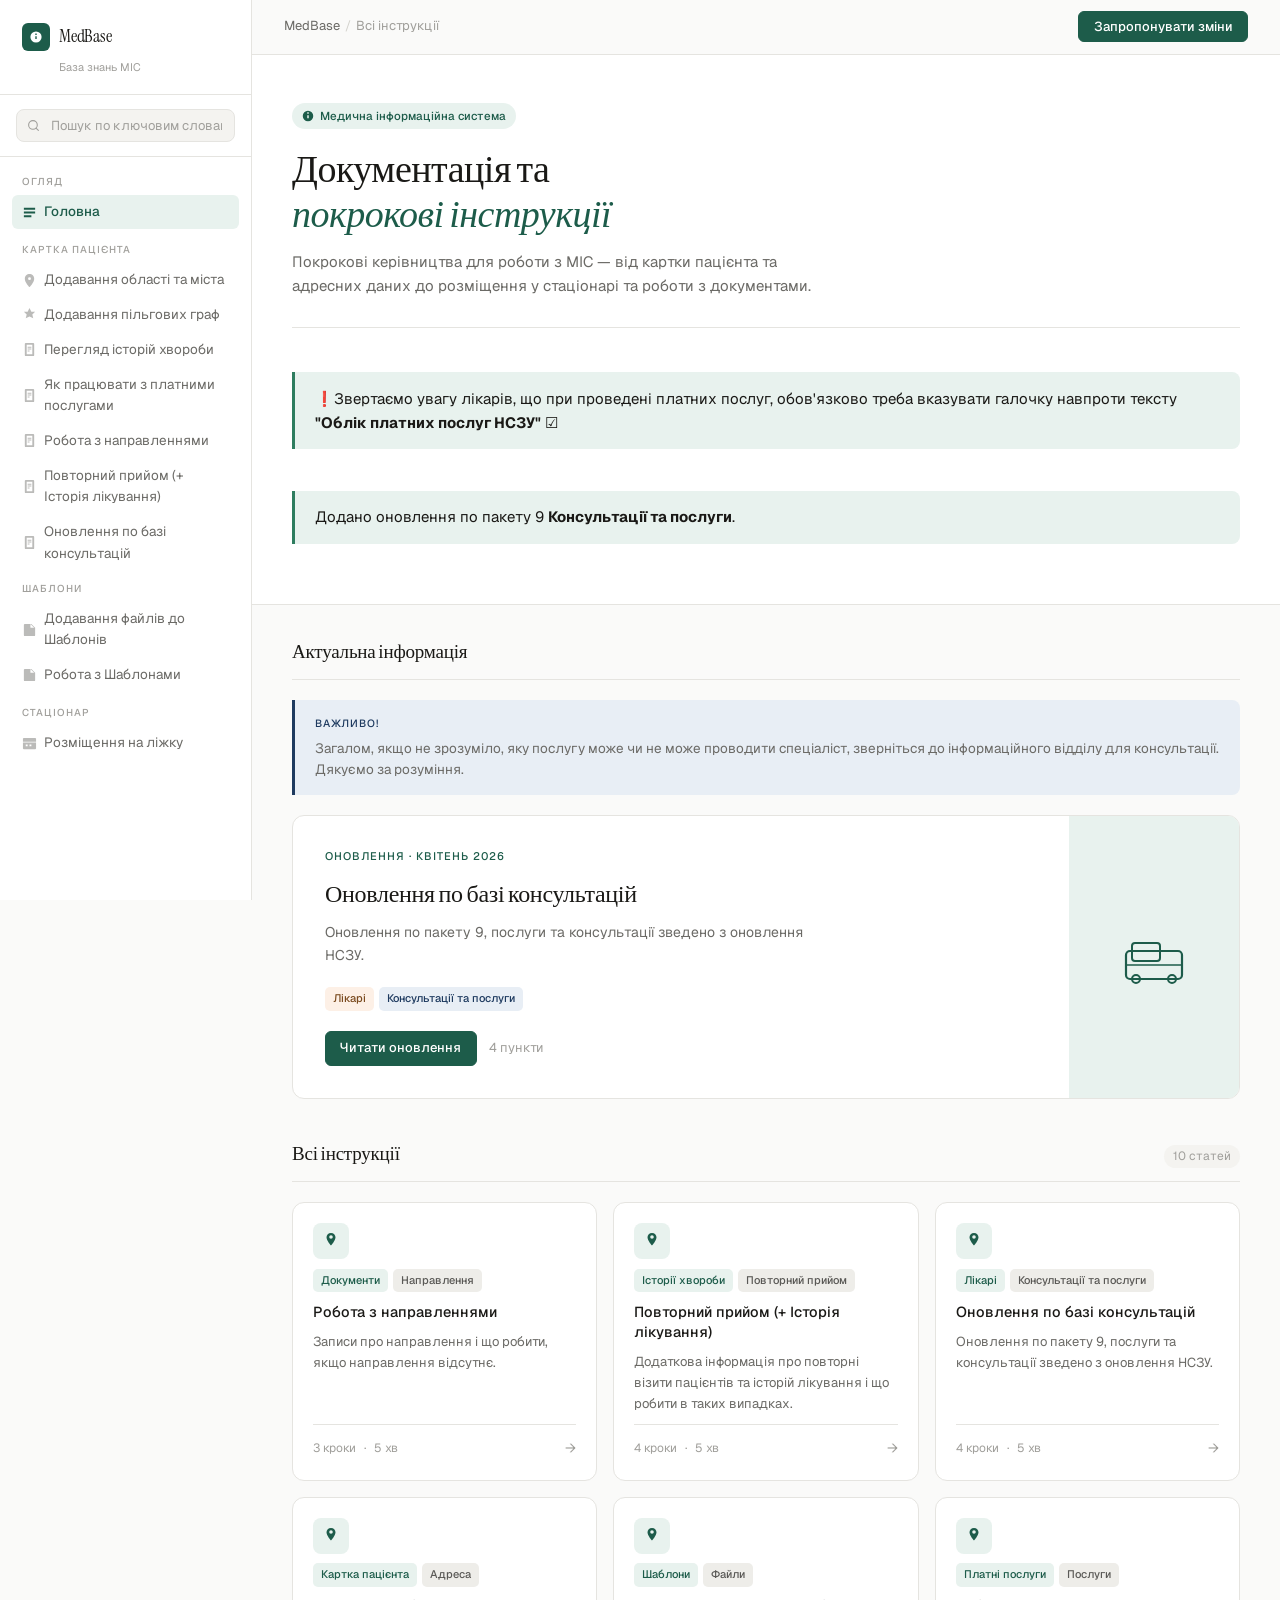
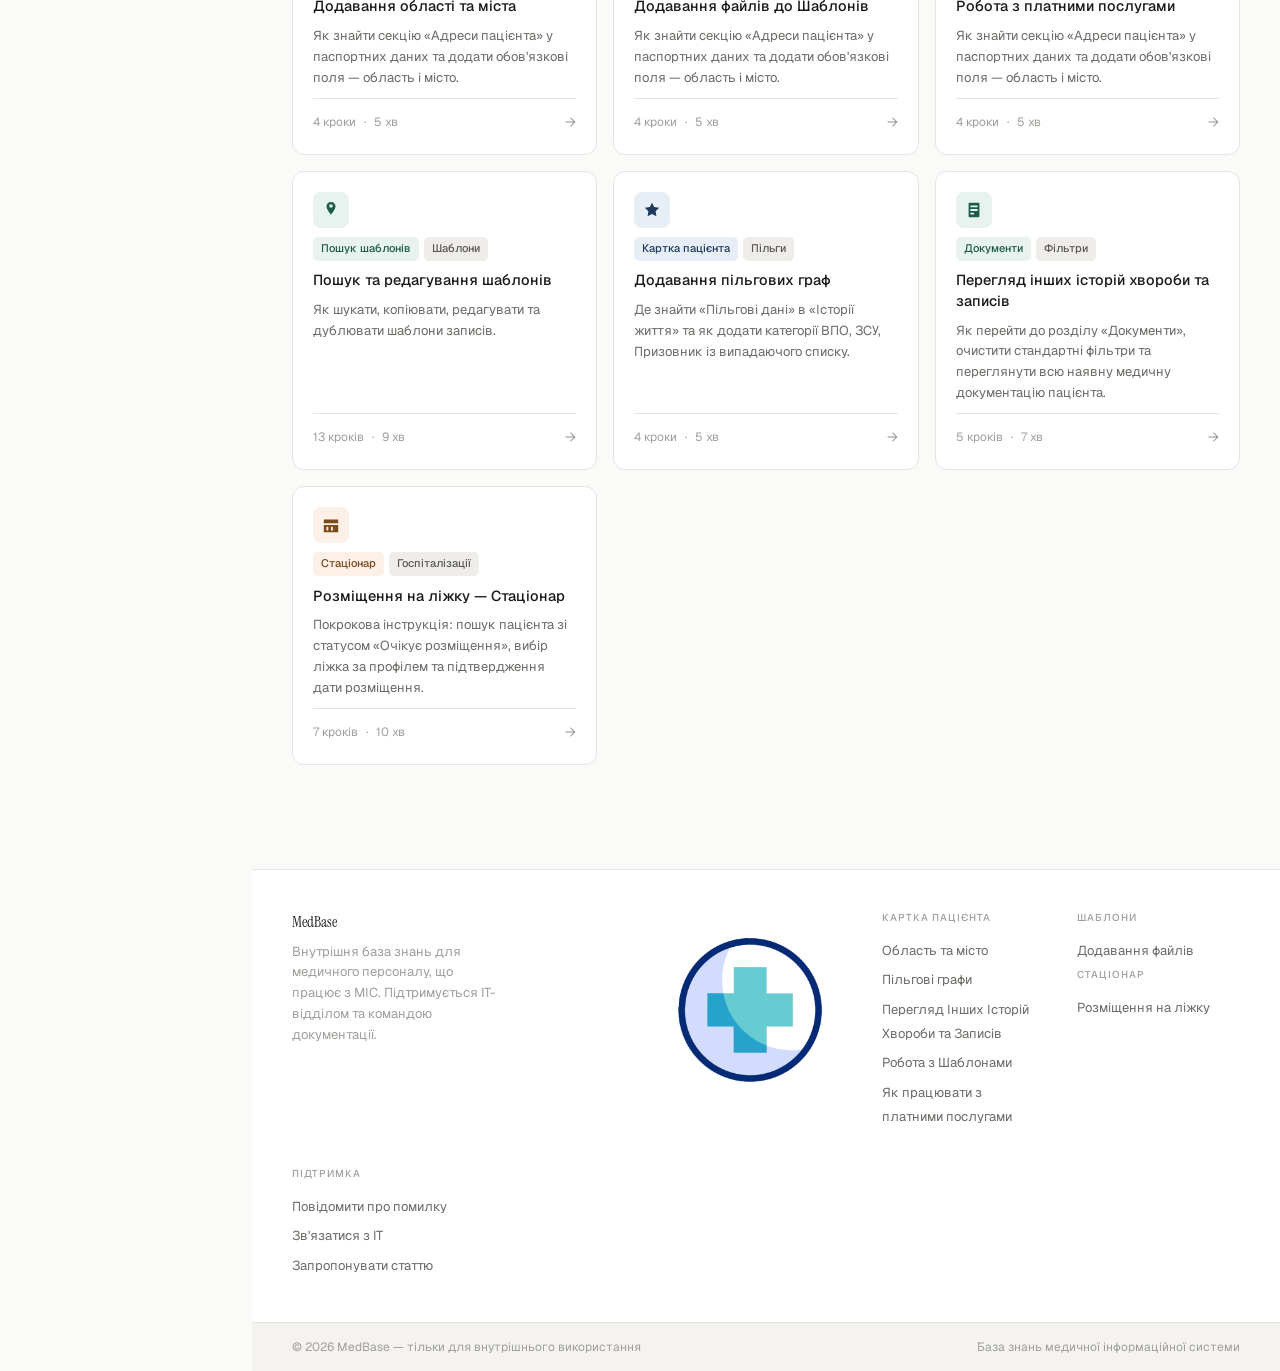
<file: index.html>
<!doctype html>
<html lang="uk">
  <head>
    <!-- Google tag (gtag.js) -->
<script async src="https://www.googletagmanager.com/gtag/js?id=G-SS03JE9XVK"></script>
<script>
  window.dataLayer = window.dataLayer || [];
  function gtag(){dataLayer.push(arguments);}
  gtag('js', new Date());

  gtag('config', 'G-SS03JE9XVK');
</script>

    <meta charset="UTF-8" />
    <meta name="viewport" content="width=device-width, initial-scale=1.0" />
    <title>MedBase — База знань МІС</title>
    <link rel="stylesheet" href="style.css" />
    <link rel="icon" type="image/gif" href="./src/images/favicon.gif" />
    <!-- <link rel="icon" type="image/x-icon" href="./src/images/favicon.ico" /> -->
  </head>

  <body>
    <div class="layout">
      <!-- Sidebar -->
      <aside class="sidebar">
        <div class="sidebar-logo">
          
                
          <div class="logo-mark">
            <span class="closewindow"><img class="menu" src="./src/images/cross.png" alt=""></span>
            <div class="logo-icon desktop-only">
              
              <a href="index.html">
                <svg width="14" height="14" viewBox="0 0 20 20">
                  <path
                    d="M10 2a8 8 0 100 16A8 8 0 0010 2zm1 11H9V9h2v4zm0-6H9V5h2v2z"
                  />
                </svg>
              </a>
            </div>
            
            <span class="logo-text">MedBase</span>
          </div>

          <span class="logo-sub">База знань МІС</span>
        </div>

        <div class="search-wrap">
              <input id="search-field" content= "width=device-width, user-scalable=no", maximum-scale=1" class="search-field search-input" type="text" name="search" placeholder="Пошук по ключовим словам" tabindex="1"/>
          <!-- <input type="text" class="search-input" placeholder="Пошук статей…" /> -->
        </div>
        <nav class="sidebar-nav">
          <div class="nav-section">
            <div class="nav-section-title">Огляд</div>
            <a href="index.html" class="nav-link active">
              <svg class="nav-icon" viewBox="0 0 16 16" fill="currentColor">
                <path d="M2 3h12v2H2zm0 4h12v2H2zm0 4h8v2H2z" />
              </svg>
              Головна
            </a>
          </div>
          <div class="nav-section">
            <div class="nav-section-title">Картка пацієнта</div>
            <a href="tutorial-address.html" class="nav-link">
              <svg class="nav-icon" viewBox="0 0 16 16" fill="currentColor">
                <path
                  d="M8 1C5.2 1 3 3.2 3 6c0 4 5 9 5 9s5-5 5-9c0-2.8-2.2-5-5-5zm0 6.5a1.5 1.5 0 110-3 1.5 1.5 0 010 3z"
                />
              </svg>
              Додавання області та міста
            </a>
            <a href="tutorial-benefits.html" class="nav-link">
              <svg class="nav-icon" viewBox="0 0 16 16" fill="currentColor">
                <path d="M8 1l2 4h4l-3 3 1 4-4-2-4 2 1-4L2 5h4z" />
              </svg>
              Додавання пільгових граф
            </a>
            <a href="tutorial-documents.html" class="nav-link">
              <svg class="nav-icon" viewBox="0 0 16 16" fill="currentColor">
                <path
                  d="M4 1h8a1 1 0 011 1v12a1 1 0 01-1 1H4a1 1 0 01-1-1V2a1 1 0 011-1zm1 2v10h6V3H5zm1 2h4v1H6zm0 2h4v1H6zm0 2h2v1H6z"
                />
              </svg>
              Перегляд історій хвороби
            </a>
            
            <a href="tutorial-billing.html" class="nav-link">
              <svg class="nav-icon" viewBox="0 0 16 16" fill="currentColor">
                <path
                  d="M4 1h8a1 1 0 011 1v12a1 1 0 01-1 1H4a1 1 0 01-1-1V2a1 1 0 011-1zm1 2v10h6V3H5zm1 2h4v1H6zm0 2h4v1H6zm0 2h2v1H6z"
                />
              </svg>
              Як працювати з платними послугами
            </a>
            <a href="tutorial-directions.html" class="nav-link">
              <svg class="nav-icon" viewBox="0 0 16 16" fill="currentColor">
                <path
                  d="M4 1h8a1 1 0 011 1v12a1 1 0 01-1 1H4a1 1 0 01-1-1V2a1 1 0 011-1zm1 2v10h6V3H5zm1 2h4v1H6zm0 2h4v1H6zm0 2h2v1H6z"
                />
              </svg>
              Робота з направленнями
            </a>
            <a href="tutorial-repeat.html" class="nav-link">
              <svg class="nav-icon" viewBox="0 0 16 16" fill="currentColor">
                <path
                  d="M4 1h8a1 1 0 011 1v12a1 1 0 01-1 1H4a1 1 0 01-1-1V2a1 1 0 011-1zm1 2v10h6V3H5zm1 2h4v1H6zm0 2h4v1H6zm0 2h2v1H6z"
                />
              </svg>
              Повторний прийом (+ Історія лікування)
            </a>
            <a href="tutorial-updates.html" class="nav-link">
              <svg class="nav-icon" viewBox="0 0 16 16" fill="currentColor">
                <path
                  d="M4 1h8a1 1 0 011 1v12a1 1 0 01-1 1H4a1 1 0 01-1-1V2a1 1 0 011-1zm1 2v10h6V3H5zm1 2h4v1H6zm0 2h4v1H6zm0 2h2v1H6z"
                />
              </svg>
              Оновлення по базі консультацій
            </a>
            <div class="nav-section-title">Шаблони</div>
            <a href="tutorial-template-files.html" class="nav-link">
              <svg class="nav-icon" viewBox="0 0 16 16" fill="currentColor">
                <path
                  d="M3 2h7l4 4v8a1 1 0 01-1 1H3a1 1 0 01-1-1V3a1 1 0 011-1zm6 0v4h4M6 9h4M6 11h2"
                />
              </svg>
              Додавання файлів до Шаблонів
            </a>
            <a href="tutorial-form.html" class="nav-link">
              <svg class="nav-icon" viewBox="0 0 16 16" fill="currentColor">
                <path
                  d="M3 2h7l4 4v8a1 1 0 01-1 1H3a1 1 0 01-1-1V3a1 1 0 011-1zm6 0v4h4M6 9h4M6 11h2"
                />
              </svg>
              Робота з Шаблонами
            </a>
          </div>
          <div class="nav-section">
            <div class="nav-section-title">Стаціонар</div>
            <a href="tutorial-bed.html" class="nav-link">
              <svg class="nav-icon" viewBox="0 0 16 16" fill="currentColor">
                <path
                  d="M2 2h12a1 1 0 011 1v3H1V3a1 1 0 011-1zm-1 5h14v6a1 1 0 01-1 1H2a1 1 0 01-1-1V7zm3 2v2h2V9H4zm4 0v2h2V9H8z"
                />
              </svg>
              Розміщення на ліжку
            </a>
          </div>
        </nav>
      </aside>

      <main class="main target" id="target">
        <header class="topbar">
          <div class="breadcrumb">
             <span class="mobile_only"><img class="menu" src="./src/images/menu.jpg" alt=""></span>
            <a href="index.html">MedBase</a>
            <span class="sep">/</span>
            Всі інструкції
          </div>
          <div class="topbar-right">
            <!-- <button class="btn">Запропонувати зміни</button> -->
            <button class="btn btn-primary">
              <a href="mailto:lonozx@gmail.com">Запропонувати зміни</a>
            </button>
          </div>
        </header>

        <section class="hero">
          <div class="hero-label">
            <svg width="12" height="12" viewBox="0 0 16 16" fill="currentColor">
              <path
                d="M8 1a7 7 0 100 14A7 7 0 008 1zm1 10H7V7h2v4zm0-6H7V3h2v2z"
              />
            </svg>
            Медична інформаційна система
          </div>
          <h1>Документація та<br /><em>покрокові інструкції</em></h1>
          <p>
            Покрокові керівництва для роботи з МІС — від картки пацієнта та
            адресних даних до розміщення у стаціонарі та роботи з документами.
          </p>
          <div class="hero-stats">
            <div class="stat-item">
              <div class="callout callout-info">
                <span>
                  ❗Звертаємо увагу лікарів, що при проведені платних послуг,
                  обов'язково треба вказувати галочку навпроти тексту
                  <strong>"Облік платних послуг НСЗУ"</strong> ☑
                </span>
              </div>
              <div class="callout callout-info">
                <!-- <span>
                  Також не забувайте додавати платну послугу
                  <strong>до підписання КЕПом</strong>.
                </span> -->
                <span>
                  Додано оновлення по пакету 9
                  <strong>Консультації та послуги</strong>.
                </span>
              </div>
              <!-- <div class="callout callout-note">
                <span>
                  На сайті з'явилась можливість відкривати картинки у повний
                  екран, на телефоні та ПК!
                </span>
              </div> -->
              <!-- <span class="stat-num">4</span
              ><span class="stat-label">Інструкції</span>
            </div>
            <div class="stat-item">
              <span class="stat-num">2</span
              ><span class="stat-label">Розділи системи</span>
            </div>
            <div class="stat-item">
              <span class="stat-num">Квітень 2026</span
              ><span class="stat-label">Останнє оновлення</span> -->
            </div>
          </div>
        </section>

        <div class="content">
          <!-- Featured -->
          <div class="section-hdr"><h2>Актуальна інформація</h2></div>
          <div class="callout callout-note">
            <div class="callout-label">Важливо!</div>
            <p>
              Загалом, якщо не зрозуміло, яку послугу може чи не може проводити
              спеціаліст, зверніться до інформаційного відділу для консультації.
              Дякуємо за розуміння.
            </p>
          </div>
          <div class="featured">
            <div class="featured-body">
              <div class="featured-eyebrow">Оновлення · Квітень 2026</div>
              <h2 class="featured-title">Оновлення по базі консультацій</h2>
              <p class="featured-desc">
                Оновлення по пакету 9, послуги та консультації зведено з
                оновлення НСЗУ.
              </p>
              <div class="tags" style="margin-bottom: 1.25rem">
                <span class="tag tag-amber">Лікарі</span>
                <span class="tag tag-blue">Консультації та послуги</span>
                <!-- <span class="tag tag-gray">Розміщення</span> -->
              </div>
              <div class="featured-actions">
                <a href="tutorial-updates.html" class="btn btn-primary"
                  >Читати оновлення</a
                >
                <span style="font-size: 13px; color: var(--faint)"
                  >4 пункти</span
                >
              </div>
            </div>
            <div class="featured-side">
              <svg width="72" height="72" viewBox="0 0 72 72" fill="none">
                <rect
                  x="8"
                  y="30"
                  width="56"
                  height="28"
                  rx="4"
                  stroke="var(--accent)"
                  stroke-width="2.2"
                />
                <rect
                  x="14"
                  y="22"
                  width="28"
                  height="18"
                  rx="3"
                  stroke="var(--accent)"
                  stroke-width="2"
                />
                <line
                  x1="8"
                  y1="44"
                  x2="64"
                  y2="44"
                  stroke="var(--accent)"
                  stroke-width="1.5"
                />
                <circle
                  cx="18"
                  cy="58"
                  r="4"
                  stroke="var(--accent)"
                  stroke-width="2"
                />
                <circle
                  cx="54"
                  cy="58"
                  r="4"
                  stroke="var(--accent)"
                  stroke-width="2"
                />
              </svg>
            </div>
          </div>

          <!-- All tutorials -->
          <div class="section-hdr">
            <h2 id="article_1">Всі інструкції</h2>
            <span class="section-count">10 статей</span>
          </div>

          <div class="articles-grid">
            <a href="tutorial-directions.html" class="article-card">
              <div class="card-top">
                <div class="card-icon icon-green">
                  <svg
                    width="18"
                    height="18"
                    viewBox="0 0 20 20"
                    fill="var(--accent)"
                  >
                    <path
                      d="M10 1C7 1 5 3.2 5 5.8 5 9.5 10 15 10 15s5-5.5 5-9.2C15 3.2 13 1 10 1zm0 6.5a2 2 0 110-4 2 2 0 010 4z"
                    />
                  </svg>
                </div>
                <!-- <span class="diff-pill diff-basic">Базовий</span> -->
              </div>
              <div class="tags">
                <span class="tag tag-green">Документи</span
                ><span class="tag tag-gray">Направлення</span>
              </div>
              <div class="card-title">Робота з направленнями</div>
              <p class="card-excerpt">
                Записи про направлення і що робити, якщо направлення відсутнє.
              </p>
              <div class="card-footer">
                <div class="card-meta">
                  <span>3 кроки</span><span>·</span><span>5 хв</span>
                </div>
                <span class="card-arrow">→</span>
              </div>
            </a>
            <a href="tutorial-repeat.html" class="article-card">
              <div class="card-top">
                <div class="card-icon icon-green">
                  <svg
                    width="18"
                    height="18"
                    viewBox="0 0 20 20"
                    fill="var(--accent)"
                  >
                    <path
                      d="M10 1C7 1 5 3.2 5 5.8 5 9.5 10 15 10 15s5-5.5 5-9.2C15 3.2 13 1 10 1zm0 6.5a2 2 0 110-4 2 2 0 010 4z"
                    />
                  </svg>
                </div>
                <!-- <span class="diff-pill diff-basic">Базовий</span> -->
              </div>
              <div class="tags">
                <span class="tag tag-green">Історії хвороби</span
                ><span class="tag tag-gray">Повторний прийом</span>
              </div>
              <div class="card-title">Повторний прийом (+ Історія лікування)</div>
              <p class="card-excerpt">
                Додаткова інформація про повторні візити пацієнтів та історій лікування і що робити в таких випадках.
              </p>
              <div class="card-footer">
                <div class="card-meta">
                  <span>4 кроки</span><span>·</span><span>5 хв</span>
                </div>
                <span class="card-arrow">→</span>
              </div>
            </a>
            <a href="tutorial-updates.html" class="article-card">
              <div class="card-top">
                <div class="card-icon icon-green">
                  <svg
                    width="18"
                    height="18"
                    viewBox="0 0 20 20"
                    fill="var(--accent)"
                  >
                    <path
                      d="M10 1C7 1 5 3.2 5 5.8 5 9.5 10 15 10 15s5-5.5 5-9.2C15 3.2 13 1 10 1zm0 6.5a2 2 0 110-4 2 2 0 010 4z"
                    />
                  </svg>
                </div>
                <!-- <span class="diff-pill diff-basic">Базовий</span> -->
              </div>
              <div class="tags">
                <span class="tag tag-green">Лікарі</span
                ><span class="tag tag-gray">Консультації та послуги</span>
              </div>
              <div class="card-title">Оновлення по базі консультацій</div>
              <p class="card-excerpt">
                Оновлення по пакету 9, послуги та консультації зведено з
                оновлення НСЗУ.
              </p>
              <div class="card-footer">
                <div class="card-meta">
                  <span>4 кроки</span><span>·</span><span>5 хв</span>
                </div>
                <span class="card-arrow">→</span>
              </div>
            </a>
            <a href="tutorial-address.html" class="article-card">
              <div class="card-top">
                <div class="card-icon icon-green">
                  <svg
                    width="18"
                    height="18"
                    viewBox="0 0 20 20"
                    fill="var(--accent)"
                  >
                    <path
                      d="M10 1C7 1 5 3.2 5 5.8 5 9.5 10 15 10 15s5-5.5 5-9.2C15 3.2 13 1 10 1zm0 6.5a2 2 0 110-4 2 2 0 010 4z"
                    />
                  </svg>
                </div>
                <!-- <span class="diff-pill diff-basic">Базовий</span> -->
              </div>
              <div class="tags">
                <span class="tag tag-green">Картка пацієнта</span
                ><span class="tag tag-gray">Адреса</span>
              </div>
              <div class="card-title">Додавання області та міста</div>
              <p class="card-excerpt">
                Як знайти секцію «Адреси пацієнта» у паспортних даних та додати
                обов'язкові поля — область і місто.
              </p>
              <div class="card-footer">
                <div class="card-meta">
                  <span>4 кроки</span><span>·</span><span>5 хв</span>
                </div>
                <span class="card-arrow">→</span>
              </div>
            </a>
            <a href="tutorial-template-files.html" class="article-card">
              <div class="card-top">
                <div class="card-icon icon-green">
                  <svg
                    width="18"
                    height="18"
                    viewBox="0 0 20 20"
                    fill="var(--accent)"
                  >
                    <path
                      d="M10 1C7 1 5 3.2 5 5.8 5 9.5 10 15 10 15s5-5.5 5-9.2C15 3.2 13 1 10 1zm0 6.5a2 2 0 110-4 2 2 0 010 4z"
                    />
                  </svg>
                </div>
                <!-- <span class="diff-pill diff-basic">Базовий</span> -->
              </div>
              <div class="tags">
                <span class="tag tag-green">Шаблони</span
                ><span class="tag tag-gray">Файли</span>
              </div>
              <div class="card-title">Додавання файлів до Шаблонів</div>
              <p class="card-excerpt">
                Як знайти секцію «Адреси пацієнта» у паспортних даних та додати
                обов'язкові поля — область і місто.
              </p>
              <div class="card-footer">
                <div class="card-meta">
                  <span>4 кроки</span><span>·</span><span>5 хв</span>
                </div>
                <span class="card-arrow">→</span>
              </div>
            </a>

            <a href="tutorial-billing.html" class="article-card">
              <div class="card-top">
                <div class="card-icon icon-green">
                  <svg
                    width="18"
                    height="18"
                    viewBox="0 0 20 20"
                    fill="var(--accent)"
                  >
                    <path
                      d="M10 1C7 1 5 3.2 5 5.8 5 9.5 10 15 10 15s5-5.5 5-9.2C15 3.2 13 1 10 1zm0 6.5a2 2 0 110-4 2 2 0 010 4z"
                    />
                  </svg>
                </div>
                <!-- <span class="diff-pill diff-basic">Базовий</span> -->
              </div>
              <div class="tags">
                <span class="tag tag-green">Платні послуги</span
                ><span class="tag tag-gray">Послуги</span>
              </div>
              <div class="card-title">Робота з платними послугами</div>
              <p class="card-excerpt">
                Як знайти секцію «Адреси пацієнта» у паспортних даних та додати
                обов'язкові поля — область і місто.
              </p>
              <div class="card-footer">
                <div class="card-meta">
                  <span>4 кроки</span><span>·</span><span>5 хв</span>
                </div>
                <span class="card-arrow">→</span>
              </div>
            </a>

            <a href="tutorial-form.html" class="article-card">
              <div class="card-top">
                <div class="card-icon icon-green">
                  <svg
                    width="18"
                    height="18"
                    viewBox="0 0 20 20"
                    fill="var(--accent)"
                  >
                    <path
                      d="M10 1C7 1 5 3.2 5 5.8 5 9.5 10 15 10 15s5-5.5 5-9.2C15 3.2 13 1 10 1zm0 6.5a2 2 0 110-4 2 2 0 010 4z"
                    />
                  </svg>
                </div>
                <!-- <span class="diff-pill diff-basic">Базовий</span> -->
              </div>
              <div class="tags">
                <span class="tag tag-green">Пошук шаблонів</span
                ><span class="tag tag-gray">Шаблони</span>
              </div>
              <div class="card-title">Пошук та редагування шаблонів</div>
              <p class="card-excerpt">
                Як шукати, копіювати, редагувати та дублювати шаблони записів.
              </p>
              <div class="card-footer">
                <div class="card-meta">
                  <span>13 кроків</span><span>·</span><span>9 хв</span>
                </div>
                <span class="card-arrow">→</span>
              </div>
            </a>

            <a href="tutorial-benefits.html" class="article-card">
              <div class="card-top">
                <div class="card-icon icon-blue">
                  <svg
                    width="18"
                    height="18"
                    viewBox="0 0 20 20"
                    fill="var(--accent2)"
                  >
                    <path
                      d="M10 2l2.4 4.8 5.6.8-4 3.9.9 5.5L10 14.5l-4.9 2.5.9-5.5L2 7.6l5.6-.8z"
                    />
                  </svg>
                </div>
                <!-- <span class="diff-pill diff-basic">Базовий</span> -->
              </div>
              <div class="tags">
                <span class="tag tag-blue">Картка пацієнта</span
                ><span class="tag tag-gray">Пільги</span>
              </div>
              <div class="card-title">Додавання пільгових граф</div>
              <p class="card-excerpt">
                Де знайти «Пільгові дані» в «Історії життя» та як додати
                категорії ВПО, ЗСУ, Призовник із випадаючого списку.
              </p>
              <div class="card-footer">
                <div class="card-meta">
                  <span>4 кроки</span><span>·</span><span>5 хв</span>
                </div>
                <span class="card-arrow">→</span>
              </div>
            </a>

            <a href="tutorial-documents.html" class="article-card">
              <div class="card-top">
                <div class="card-icon icon-green">
                  <svg
                    width="18"
                    height="18"
                    viewBox="0 0 20 20"
                    fill="var(--accent)"
                  >
                    <path
                      d="M5 2h10a1 1 0 011 1v14a1 1 0 01-1 1H5a1 1 0 01-1-1V3a1 1 0 011-1zm1 3v2h8V5H6zm0 4v2h8V9H6zm0 4v2h4v-2H6z"
                    />
                  </svg>
                </div>
                <!-- <span class="diff-pill diff-intermediate">Середній</span> -->
              </div>
              <div class="tags">
                <span class="tag tag-green">Документи</span
                ><span class="tag tag-gray">Фільтри</span>
              </div>
              <div class="card-title">
                Перегляд інших історій хвороби та записів
              </div>
              <p class="card-excerpt">
                Як перейти до розділу «Документи», очистити стандартні фільтри
                та переглянути всю наявну медичну документацію пацієнта.
              </p>
              <div class="card-footer">
                <div class="card-meta">
                  <span>5 кроків</span><span>·</span><span>7 хв</span>
                </div>
                <span class="card-arrow">→</span>
              </div>
            </a>

            <a href="tutorial-bed.html" class="article-card">
              <div class="card-top">
                <div class="card-icon icon-amber">
                  <svg
                    width="18"
                    height="18"
                    viewBox="0 0 20 20"
                    fill="var(--warn)"
                  >
                    <path
                      d="M2 4h16v4H2zm0 6h16v8H2zm3 2v4h2v-4H5zm5 0v4h2v-4h-2z"
                    />
                  </svg>
                </div>
                <!-- <span class="diff-pill diff-intermediate">Середній</span> -->
              </div>
              <div class="tags">
                <span class="tag tag-amber">Стаціонар</span
                ><span class="tag tag-gray">Госпіталізації</span>
              </div>
              <div class="card-title">Розміщення на ліжку — Стаціонар</div>
              <p class="card-excerpt">
                Покрокова інструкція: пошук пацієнта зі статусом «Очікує
                розміщення», вибір ліжка за профілем та підтвердження дати
                розміщення.
              </p>
              <div class="card-footer">
                <div class="card-meta">
                  <span>7 кроків</span><span>·</span><span>10 хв</span>
                </div>
                <span class="card-arrow">→</span>
              </div>
            </a>
          </div>
        </div>

        <footer class="page-footer">
          <div>
            <span class="footer-logo">MedBase</span>
            <p class="footer-desc">
              Внутрішня база знань для медичного персоналу, що працює з МІС.
              Підтримується IT-відділом та командою документації.
            </p>
            
          </div>
          <div>
          <img
            autoplay
            loop
            muted
            width="200"
            height="200"
            src="./src/images/favicon.gif"
          ></img>
          </div>
          <div>
            <div class="footer-col-title">Картка пацієнта</div>
            <ul class="footer-links">
              <li><a href="tutorial-address.html">Область та місто</a></li>
              <li><a href="tutorial-benefits.html">Пільгові графи</a></li>
              <li>
                <a href="tutorial-documents.html"
                  >Перегляд Інших Історій Хвороби та Записів
                </a>
              </li>
              <li><a href="tutorial-form.html">Робота з Шаблонами</a></li>
              <li>
                <a href="tutorial-billing.html"
                  >Як працювати з платними послугами</a
                >
              </li>
            </ul>
          </div>
          <div>
            <div class="footer-col-title">Шаблони</div>
            <ul class="footer-links">
              <li>
                <a href="tutorial-template-files.html">Додавання файлів</a>
              </li>
            </ul>

            <div class="footer-col-title">Стаціонар</div>
            <ul class="footer-links">
              <li><a href="tutorial-bed.html">Розміщення на ліжку</a></li>
            </ul>
          </div>
          <div>
            <div class="footer-col-title">Підтримка</div>
            <ul class="footer-links">
              <li><a href="#">Повідомити про помилку</a></li>
              <li><a href="#">Зв'язатися з IT</a></li>
              <li><a href="#">Запропонувати статтю</a></li>
            </ul>
          </div>
        </footer>
        <div class="footer-bottom">
          <span>© 2026 MedBase — тільки для внутрішнього використання</span>
          <span>База знань медичної інформаційної системи</span>
        </div>
      </main>
    </div>
    <script src="./scripts/tut.js"></script>
    <script src="./scripts/hamburger.js"></script>
  </body>
</html>
</file>
<file: style.css>
@import url("https://fonts.googleapis.com/css2?family=Instrument+Serif:ital@0;1&family=Geist:wght@300;400;500&family=Geist+Mono:wght@400;500&display=swap");

:root {
  --bg: #fafaf9;
  --bg2: #f4f3f0;
  --bg3: #eeede9;
  --white: #ffffff;
  --border: #e5e4e0;
  --border2: #d4d3ce;
  --text: #1a1916;
  --muted: #6b6a66;
  --faint: #a09f9b;
  --accent: #1d5c4a;
  --accent-light: #e8f2ee;
  --accent-mid: #2e7d5f;
  --accent2: #1e3a5f;
  --accent2-light: #e8eef5;
  --warn: #7a4a1e;
  --warn-light: #fdf0e6;
  --radius: 8px;
  --radius-lg: 12px;
}

*,
*::before,
*::after {
  box-sizing: border-box;
  margin: 0;
  padding: 0;
  scroll-behavior: smooth;
}

html {
  scroll-behavior: smooth;
}
body {
  background: var(--bg);
  color: var(--text);
  font-family: "Geist", sans-serif;
  font-weight: 400;
  line-height: 1.6;
  font-size: 15px;
  overflow-x: hidden;
}

/* ── Layout ── */
.layout {
  display: flex;
  min-height: 100vh;
}

/* ── Sidebar ── */
.sidebar {
  width: 252px;
  flex-shrink: 0;
  background: var(--white);
  border-right: 1px solid var(--border);
  position: sticky;
  top: 0;
  height: 100vh;
  overflow-y: auto;
  scrollbar-width: thin;
  scrollbar-color: var(--border) transparent;
  display: flex;
  flex-direction: column;
}
img:fullscreen {
  width: 100%;
  height: 100%;
  object-fit: contain;
  background: black;
}
#fullpage {
  display: none;
  position: absolute;
  z-index: 9999;
  top: 0;
  left: 0;
  width: 100vw;
  height: 100vh;
  background-size: contain;
  background-repeat: no-repeat no-repeat;
  background-position: center center;
  background-color: black;
}
.article-imgs .img-card {
  width: 100%;
  height: 100%;
  object-fit: cover;
  align-content: center;
  object-position: center;
  transition: transform ease-in-out 0.5s;
}
.iframeclass {
  width: 100%;
}
.sidebar-logo {
  padding: 1.4rem 1.4rem 1rem;
  border-bottom: 1px solid var(--border);
}
.logo-mark {
  display: flex;
  align-items: center;
  gap: 9px;
  margin-bottom: 3px;
}
.logo-icon {
  width: 28px;
  height: 28px;
  background: var(--accent);
  border-radius: 6px;
  display: flex;
  align-items: center;
  justify-content: center;
  flex-shrink: 0;
}
.logo-icon svg {
  fill: white;
}
.logo-text {
  font-family: "Instrument Serif", serif;
  font-size: 18px;
  color: var(--text);
  letter-spacing: -0.3px;
}
.logo-sub {
  font-size: 11px;
  color: var(--faint);
  padding-left: 37px;
}

.search-wrap {
  padding: 0.85rem 1rem;
  border-bottom: 1px solid var(--border);
}
.search-input {
  width: 100%;
  background: var(--bg2);
  border: 1px solid var(--border);
  border-radius: var(--radius);
  padding: 0.45rem 0.75rem 0.45rem 2.1rem;
  color: var(--text);
  font-family: "Geist", sans-serif;
  font-size: 13px;
  outline: none;
  background-image: url("data:image/svg+xml,%3Csvg xmlns='http://www.w3.org/2000/svg' width='13' height='13' fill='none' viewBox='0 0 24 24'%3E%3Ccircle cx='11' cy='11' r='8' stroke='%23a09f9b' stroke-width='2'/%3E%3Cpath d='m21 21-4.35-4.35' stroke='%23a09f9b' stroke-width='2' stroke-linecap='round'/%3E%3C/svg%3E");
  background-repeat: no-repeat;
  background-position: 0.65rem center;
  transition: border-color 0.15s;
}
.search-input:focus {
  border-color: var(--accent-mid);
}
.search-input::placeholder {
  color: var(--faint);
}

.sidebar-nav {
  flex: 1;
  padding: 0.5rem 0 2rem;
  overflow-y: auto;
}
.nav-section {
  padding: 0 0.75rem;
  margin-bottom: 0.25rem;
}
.nav-section-title {
  font-size: 10px;
  letter-spacing: 1px;
  text-transform: uppercase;
  color: var(--faint);
  font-weight: 500;
  padding: 0.6rem 0.6rem 0.3rem;
}
.nav-link {
  display: flex;
  align-items: center;
  gap: 7px;
  padding: 0.38rem 0.6rem;
  border-radius: 6px;
  text-decoration: none;
  color: var(--muted);
  font-size: 13.5px;
  transition: all 0.12s;
  margin-bottom: 1px;
}
.nav-link:hover {
  background: var(--bg2);
  color: var(--text);
}
.nav-link.active {
  background: var(--accent-light);
  color: var(--accent);
  font-weight: 500;
}
.nav-icon {
  width: 15px;
  height: 15px;
  opacity: 0.45;
  flex-shrink: 0;
}
.nav-link.active .nav-icon {
  opacity: 1;
}
.nav-badge {
  margin-left: auto;
  font-size: 10px;
  background: var(--bg3);
  color: var(--faint);
  padding: 1px 7px;
  border-radius: 20px;
  font-weight: 500;
}

/* ── Topbar ── */
.main {
  flex: 1;
  min-width: 0;
  display: flex;
  flex-direction: column;
}
.topbar {
  background: rgba(250, 250, 249, 0.93);
  backdrop-filter: blur(10px);
  border-bottom: 1px solid var(--border);
  padding: 0.7rem 2rem;
  display: flex;
  align-items: center;
  justify-content: space-between;
  position: sticky;
  top: 0;
  z-index: 10;
  gap: 1rem;
}
.breadcrumb {
  display: flex;
  align-items: center;
  gap: 5px;
  font-size: 13px;
  color: var(--faint);
}
.breadcrumb a {
  color: var(--muted);
  text-decoration: none;
}
.breadcrumb a:hover {
  color: var(--text);
}
.breadcrumb .sep {
  color: var(--border2);
}
.topbar-right {
  display: flex;
  gap: 8px;
  align-items: center;
}

/* ── Buttons ── */
.btn {
  padding: 0.38rem 0.9rem;
  border-radius: 6px;
  font-family: "Geist", sans-serif;
  font-size: 13px;
  font-weight: 500;
  cursor: pointer;
  border: 1px solid var(--border);
  background: var(--white);
  color: var(--muted);
  transition: all 0.12s;
  text-decoration: none;
  display: inline-block;
}
.btn:hover {
  border-color: var(--border2);
  color: var(--text);
}
.btn-primary {
  background: var(--accent);
  color: white !important;
  border-color: var(--accent);
}
.btn-primary a {
  background: var(--accent);
  color: white !important;
  border-color: var(--accent);
  text-decoration: none;
}
.btn-primary:hover {
  background: var(--accent-mid);
  border-color: var(--accent-mid);
}
.btn-sm {
  padding: 0.28rem 0.7rem;
  font-size: 12px;
}

/* ── Tags ── */
.tag {
  display: inline-block;
  font-size: 11px;
  font-weight: 500;
  padding: 3px 8px;
  border-radius: 5px;
}
.tag-green {
  background: var(--accent-light);
  color: var(--accent);
}
.tag-blue {
  background: var(--accent2-light);
  color: var(--accent2);
}
.tag-amber {
  background: var(--warn-light);
  color: var(--warn);
}
.tag-gray {
  background: var(--bg3);
  color: #5a5956;
}
.tags {
  display: flex;
  gap: 5px;
  flex-wrap: wrap;
}

.diff-pill {
  font-size: 10.5px;
  font-weight: 500;
  padding: 3px 9px;
  border-radius: 20px;
}
.diff-basic {
  background: var(--accent-light);
  color: var(--accent);
}
.diff-intermediate {
  background: var(--accent2-light);
  color: var(--accent2);
}
.diff-advanced {
  background: var(--warn-light);
  color: var(--warn);
}

/* ── Section header ── */
.section-hdr {
  display: flex;
  align-items: baseline;
  justify-content: space-between;
  margin-bottom: 1.25rem;
  padding-bottom: 0.75rem;
  border-bottom: 1px solid var(--border);
}
.section-hdr h2 {
  font-family: "Instrument Serif", serif;
  font-size: 19px;
  font-weight: 400;
  color: var(--text);
  letter-spacing: -0.2px;
}
.section-count {
  font-size: 12px;
  color: var(--faint);
  background: var(--bg2);
  padding: 2px 9px;
  border-radius: 20px;
}

/* ── Article cards ── */
.articles-grid {
  display: grid;
  grid-template-columns: repeat(auto-fill, minmax(290px, 1fr));
  gap: 1rem;
  margin-bottom: 2.5rem;
}
.article-card {
  background: var(--white);
  border: 1px solid var(--border);
  border-radius: var(--radius-lg);
  padding: 1.25rem;
  text-decoration: none;
  display: flex;
  flex-direction: column;
  gap: 0.6rem;
  transition:
    border-color 0.15s,
    box-shadow 0.15s;
}
.article-card:hover {
  border-color: var(--border2);
  box-shadow: 0 2px 12px rgba(0, 0, 0, 0.05);
}
.card-top {
  display: flex;
  align-items: flex-start;
  justify-content: space-between;
  gap: 8px;
}
.card-icon {
  width: 36px;
  height: 36px;
  border-radius: 8px;
  display: flex;
  align-items: center;
  justify-content: center;
  flex-shrink: 0;
}
.icon-green {
  background: var(--accent-light);
}
.icon-blue {
  background: var(--accent2-light);
}
.icon-amber {
  background: var(--warn-light);
}
.card-title {
  font-size: 14.5px;
  font-weight: 500;
  color: var(--text);
  line-height: 1.4;
}
.card-excerpt {
  font-size: 13px;
  color: var(--muted);
  line-height: 1.6;
  flex: 1;
}
.card-footer {
  display: flex;
  align-items: center;
  justify-content: space-between;
  padding-top: 0.75rem;
  border-top: 1px solid var(--border);
  margin-top: auto;
}
.card-meta {
  font-size: 12px;
  color: var(--faint);
  display: flex;
  gap: 8px;
}
.card-arrow {
  font-size: 14px;
  color: var(--faint);
  transition: color 0.12s;
}
.article-card:hover .card-arrow {
  color: var(--accent);
}

/* ── Tutorial article page ── */
.article-wrap {
  max-width: 760px;
  margin: 0 auto;
  padding: 2rem 2.5rem 4rem;
}
.article-header {
  margin-bottom: 1.75rem;
  padding-bottom: 1.25rem;
  border-bottom: 1px solid var(--border);
}
.article-eyebrow {
  font-size: 11px;
  font-weight: 500;
  letter-spacing: 1px;
  text-transform: uppercase;
  color: var(--accent);
  margin-bottom: 0.6rem;
}
.article-title {
  font-family: "Instrument Serif", serif;
  font-size: 32px;
  font-weight: 400;
  line-height: 1.2;
  letter-spacing: -0.5px;
  color: var(--text);
  margin-bottom: 0.6rem;
}
.article-meta {
  display: flex;
  align-items: center;
  gap: 10px;
  font-size: 12.5px;
  color: var(--faint);
  flex-wrap: wrap;
  margin-top: 0.75rem;
}
.article-meta .sep {
  color: var(--border2);
}

.article-body h3 {
  font-family: "Instrument Serif", serif;
  font-size: 20px;
  font-weight: 400;
  color: var(--text);
  margin: 2rem 0 0.65rem;
  letter-spacing: -0.2px;
}
.article-body p {
  font-size: 14.5px;
  color: var(--muted);
  line-height: 1.75;
  margin-bottom: 1rem;
}
.article-body strong {
  color: var(--text);
  font-weight: 500;
}

/* Steps */
.steps {
  list-style: none;
  margin: 1.25rem 0 1.5rem;
}
.steps li {
  display: flex;
  gap: 14px;
  margin-bottom: 1rem;
  /* flex-wrap: wrap; */
}
.step-num {
  width: 26px;
  height: 26px;
  border-radius: 50%;
  background: var(--accent);
  color: white;
  font-size: 12px;
  font-weight: 500;
  display: flex;
  align-items: center;
  justify-content: center;
  flex-shrink: 0;
  margin-top: 2px;
}
.step-text {
  font-size: 14.5px;
  color: var(--muted);
  line-height: 1.65;
  padding-top: 2px;
}
.step-text strong {
  color: var(--text);
  font-weight: 500;
}

/* Callouts */
.callout {
  border-radius: 0 var(--radius) var(--radius) 0;
  padding: 0.9rem 1.25rem;
  margin: 1.25rem 0;
}
.callout-info {
  background: var(--accent-light);
  border-left: 3px solid var(--accent-mid);
}
.callout-warn {
  background: var(--warn-light);
  border-left: 3px solid var(--warn);
}
.callout-note {
  background: var(--accent2-light);
  border-left: 3px solid var(--accent2);
}
.callout-label {
  font-size: 10.5px;
  font-weight: 500;
  letter-spacing: 0.8px;
  text-transform: uppercase;
  margin-bottom: 0.4rem;
}
.callout-info .callout-label {
  color: var(--accent);
}
.callout-warn .callout-label {
  color: var(--warn);
}
.callout-note .callout-label {
  color: var(--accent2);
}
.callout p {
  margin: 0;
  font-size: 13.5px;
  color: var(--muted);
  line-height: 1.6;
}

/* Inline code */
.inline-code {
  font-family: "Geist Mono", monospace;
  font-size: 12.5px;
  background: var(--bg3);
  color: var(--accent);
  padding: 1px 6px;
  border-radius: 4px;
  border: 1px solid var(--border);
}
#blue_statement {
  color: #329ffa;
}
.underline {
  text-decoration: underline rgb(53, 3, 3);
}

/* Images in article */
.article-imgs {
  display: grid;
  grid-template-columns: repeat(3, 1fr);
  gap: 0.85rem;
  margin: 1.75rem 0;
}
.article-imgs.two {
  grid-template-columns: repeat(2, 1fr);
}
.img-card {
  /* background: var(--bg2); */
  /* border: 1px solid var(--border); */
  border-radius: var(--radius);
  overflow: hidden;
}
.img-card img {
  width: 100%;
  height: 160px;
  object-fit: cover;
  display: block;
  opacity: 0.9;
  transition: opacity 0.2s;
  object-fit: contain;
}
.img-card:hover img {
  opacity: 1;
}
.img-caption {
  font-size: 11.5px;
  color: var(--faint);
  padding: 0.5rem 0.65rem;
  font-style: italic;
  line-height: 1.4;
}

/* Single wide image */
.img-wide {
  margin: 1.5rem 0;
}
.img-wide img {
  width: 100%;
  height: 240px;
  object-fit: cover;
  border-radius: var(--radius);
  border: 1px solid var(--border);
  display: block;
}
.img-cap {
  font-size: 12px;
  color: var(--faint);
  text-align: center;
  margin-top: 0.5rem;
  font-style: italic;
}

/* Nav prev/next */
.article-nav {
  display: flex;
  gap: 1rem;
  margin-top: 3rem;
  padding-top: 1.5rem;
  border-top: 1px solid var(--border);
}
.nav-card {
  flex: 1;
  background: var(--white);
  border: 1px solid var(--border);
  border-radius: var(--radius-lg);
  padding: 1rem 1.25rem;
  text-decoration: none;
  transition:
    border-color 0.15s,
    box-shadow 0.15s;
  display: flex;
  flex-direction: column;
  gap: 4px;
}
.nav-card:hover {
  border-color: var(--border2);
  box-shadow: 0 2px 8px rgba(0, 0, 0, 0.05);
}
.nav-card-label {
  font-size: 11px;
  color: var(--faint);
  letter-spacing: 0.5px;
}
.nav-card-title {
  font-size: 14px;
  font-weight: 500;
  color: var(--text);
  line-height: 1.3;
}
.nav-card.next {
  text-align: right;
}

/* Progress indicator */
.progress-bar {
  height: 3px;
  background: var(--border);
  position: sticky;
  top: 49px;
  z-index: 9;
}
.progress-fill {
  height: 100%;
  background: var(--accent);
  width: 0%;
  transition: width 0.1s;
}

/* Divider */
hr.divider {
  border: none;
  border-top: 1px solid var(--border);
  margin: 2rem 0;
}

/* ── Hero (index) ── */
.hero {
  padding: 3rem 2.5rem 2.5rem;
  border-bottom: 1px solid var(--border);
  background: var(--white);
  animation: fadeUp 0.35s ease both;
}
.hero-label {
  display: inline-flex;
  align-items: center;
  gap: 6px;
  font-size: 11.5px;
  font-weight: 500;
  color: var(--accent);
  background: var(--accent-light);
  padding: 4px 10px;
  border-radius: 20px;
  margin-bottom: 1.1rem;
}
.hero h1 {
  font-family: "Instrument Serif", serif;
  font-size: 38px;
  font-weight: 400;
  line-height: 1.2;
  letter-spacing: -0.5px;
  color: var(--text);
  margin-bottom: 0.75rem;
  max-width: 560px;
}
.hero h1 em {
  font-style: italic;
  color: var(--accent);
}
.hero p {
  color: var(--muted);
  font-size: 15px;
  max-width: 520px;
  line-height: 1.65;
  margin-bottom: 1.75rem;
}
.hero-stats {
  display: flex;
  gap: 2.5rem;
  flex-wrap: wrap;
  padding-top: 1.5rem;
  border-top: 1px solid var(--border);
}
.stat-item {
  display: flex;
  flex-direction: column;
  gap: 2px;
}
.stat-num {
  font-family: "Instrument Serif", serif;
  font-size: 26px;
  color: var(--text);
  line-height: 1;
}
.stat-label {
  font-size: 12px;
  color: var(--faint);
}

/* ── Content ── */
.content {
  padding: 2rem 2.5rem 4rem;
}

/* ── Featured ── */
.featured {
  background: var(--white);
  border: 1px solid var(--border);
  border-radius: var(--radius-lg);
  display: grid;
  grid-template-columns: 1fr auto;
  margin-bottom: 2.5rem;
  overflow: hidden;
}
.featured-body {
  padding: 2rem;
}
.featured-eyebrow {
  font-size: 11px;
  font-weight: 500;
  letter-spacing: 1px;
  text-transform: uppercase;
  color: var(--accent);
  margin-bottom: 0.75rem;
}

.modalWindow {
  /* visibility: hidden; */
  display: none;
}
.modal {
  background-color: rgba(8, 2, 2, 0.281);
  /* border: 2px solid burlywood; */
  border-radius: 5px;
  position: fixed;
  top: 0%;
  left: 0%;
  /* visibility: visible; */
  display: flex;
  transition: 1s all;
  width: 100vw;
  height: 100vh;
  z-index: 99999;
  padding: 10px;
  transition: all 0.3s linear 0s;
}
.blur {
  filter: blur(4px);
}
.modal img {
  width: 100vw;
  height: 100vh;
}

.featured-title {
  font-family: "Instrument Serif", serif;
  font-size: 24px;
  font-weight: 400;
  line-height: 1.3;
  letter-spacing: -0.3px;
  color: var(--text);
  margin-bottom: 0.75rem;
}
.logo-icon a {
  display: flex;
  justify-content: center;
  align-content: center;
}
.featured-desc {
  font-size: 14px;
  color: var(--muted);
  line-height: 1.65;
  margin-bottom: 1.25rem;
  max-width: 520px;
}
.featured-actions {
  display: flex;
  align-items: center;
  gap: 12px;
}
.featured-side {
  width: 170px;
  background: var(--accent-light);
  display: flex;
  align-items: center;
  justify-content: center;
  padding: 2rem;
  flex-shrink: 0;
}

/* ── Footer ── */
.page-footer {
  background: var(--white);
  border-top: 1px solid var(--border);
  padding: 2.5rem;
  display: grid;
  grid-template-columns: 2fr 1fr 1fr 1fr;
  gap: 2rem;
}
.footer-logo {
  font-family: "Instrument Serif", serif;
  font-size: 1 7px;
  color: var(--text);
  margin-bottom: 0.5rem;
  display: block;
}
.footer-desc {
  font-size: 13px;
  color: var(--faint);
  line-height: 1.6;
  max-width: 210px;
}
.footer-col-title {
  font-size: 10px;
  letter-spacing: 1px;
  text-transform: uppercase;
  color: var(--faint);
  font-weight: 500;
  margin-bottom: 0.75rem;
}
.footer-links {
  list-style: none;
}
.footer-links li {
  margin-bottom: 0.35rem;
}
.footer-links a {
  font-size: 13px;
  color: var(--muted);
  text-decoration: none;
  transition: color 0.12s;
}
.footer-links a:hover {
  color: var(--text);
}
.footer-bottom {
  background: var(--bg2);
  border-top: 1px solid var(--border);
  padding: 0.9rem 2.5rem;
  display: flex;
  justify-content: space-between;
  font-size: 12px;
  color: var(--faint);
}
.handled {
  display: none;
}
.interactive {
  border: 1px solid grey;
  padding: 10px;
}
.symbol {
  width: 20px;
  height: auto;
}
.mobile-logo-nav {
  display: none;
}
.mobile_only {
  display: none;
}
.closewindow {
  display: none;
}
.blacktheme {
  background: rgba(124, 123, 123, 0.493);
  color: white;
}
.dialog {
  display: flex;
  gap: 5px;
}
#tabled {
  border: 1px grey solid;
  padding: 5px 100px 5px 5px;
}

input[type="checkbox"]:checked + span {
  color: green !important;
  font-weight: bold;
}
#blue {
  color: #32a3fa;
}
.dropdown {
  position: relative;
  display: inline-block;
}
.dropdown-content {
  display: none;
  position: absolute;
  background-color: #f9f9f9;
  min-width: 160px;
  box-shadow: 0px 8px 16px 0px rgba(0, 0, 0, 0.2);
  padding: 12px 16px;
  z-index: 1;
}

.dropdown:hover .dropdown-content {
  display: block;
}

@keyframes fadeUp {
  from {
    opacity: 0;
    transform: translateY(8px);
  }
  to {
    opacity: 1;
    transform: translateY(0);
  }
}

@media (max-width: 900px) {
  .featured {
    grid-template-columns: 1fr;
  }
  .featured-side {
    display: none;
  }
  .hero,
  .content {
    padding: 2rem 1.5rem 1.75rem;
  }
  .topbar {
    padding: 0.7rem 1.5rem;
    position: fixed;
    width: 100%;
    top: 0;
  }
  .layout {
    margin-top: 50px;
  }
  .page-footer {
    grid-template-columns: 1fr 1fr;
  }
  .article-wrap {
    padding: 1.5rem 1.5rem 3rem;
  }
  .article-imgs {
    grid-template-columns: 1fr;
  }
}
@media (max-width: 580px) {
  .hero h1 {
    font-size: 26px;
  }
  .articles-grid {
    grid-template-columns: 1fr;
  }
  .page-footer {
    grid-template-columns: 1fr;
  }
  .article-nav {
    flex-direction: column;
  }
}
@media (max-width: 560px) {
  .mobile_mod {
    width: 85vw;
  }
  .desktop-only {
    display: none;
  }
  .sidebar {
    position: absolute;
    left: -70%;
  }
  * {
    /* overflow-y: hidden; */
  }
  .mobile_only {
    display: flex;
    color: black;
    cursor: pointer;
    z-index: 9999;
  }
  .menu {
    width: 25px;
    height: auto;
    margin: 0 10px 0px 0px;
  }
  .closewindow {
    display: flex;
    color: black;
    cursor: pointer;
    z-index: 9999;
  }
  .show {
    position: fixed;
    left: 0 !important;
    z-index: 999;
    top: 0;
  }
  .steps li {
    flex-wrap: wrap;
  }

  .mobile-logo-nav {
    display: flex;
  }
}
</file>
